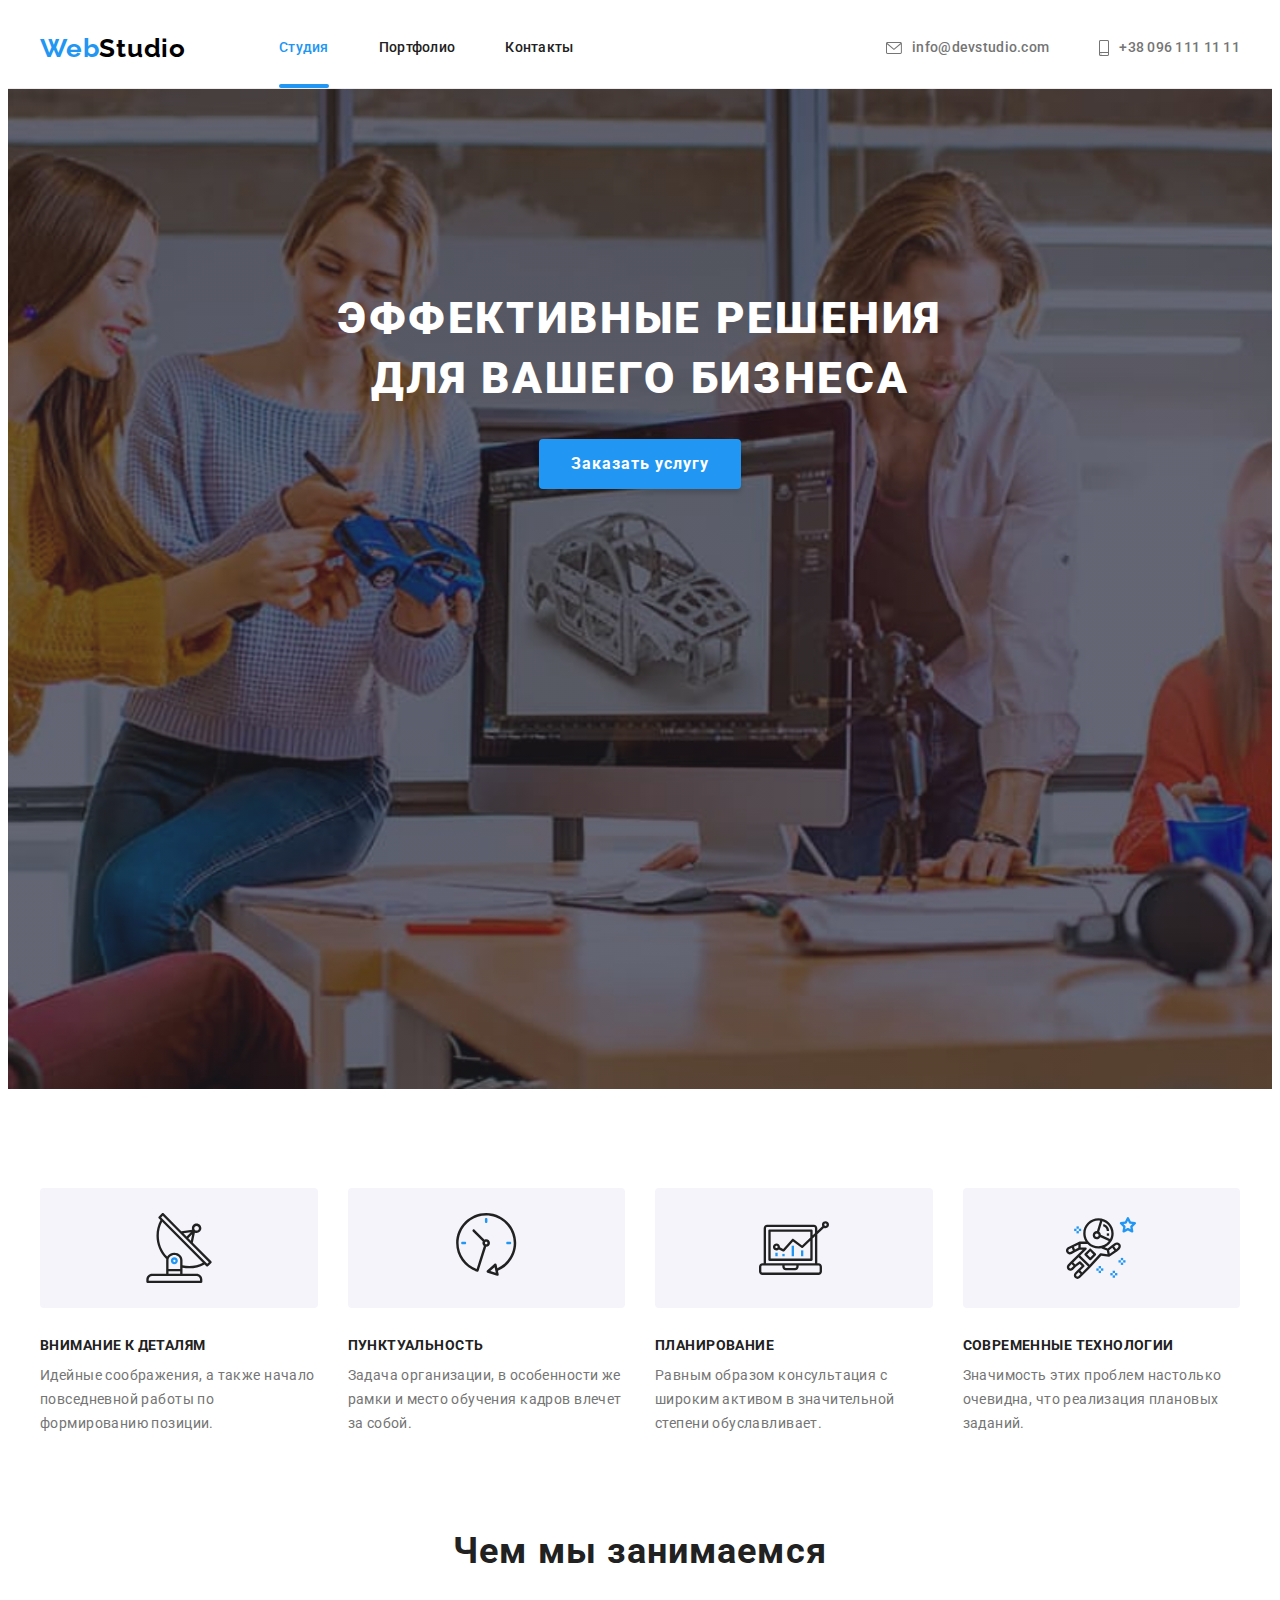
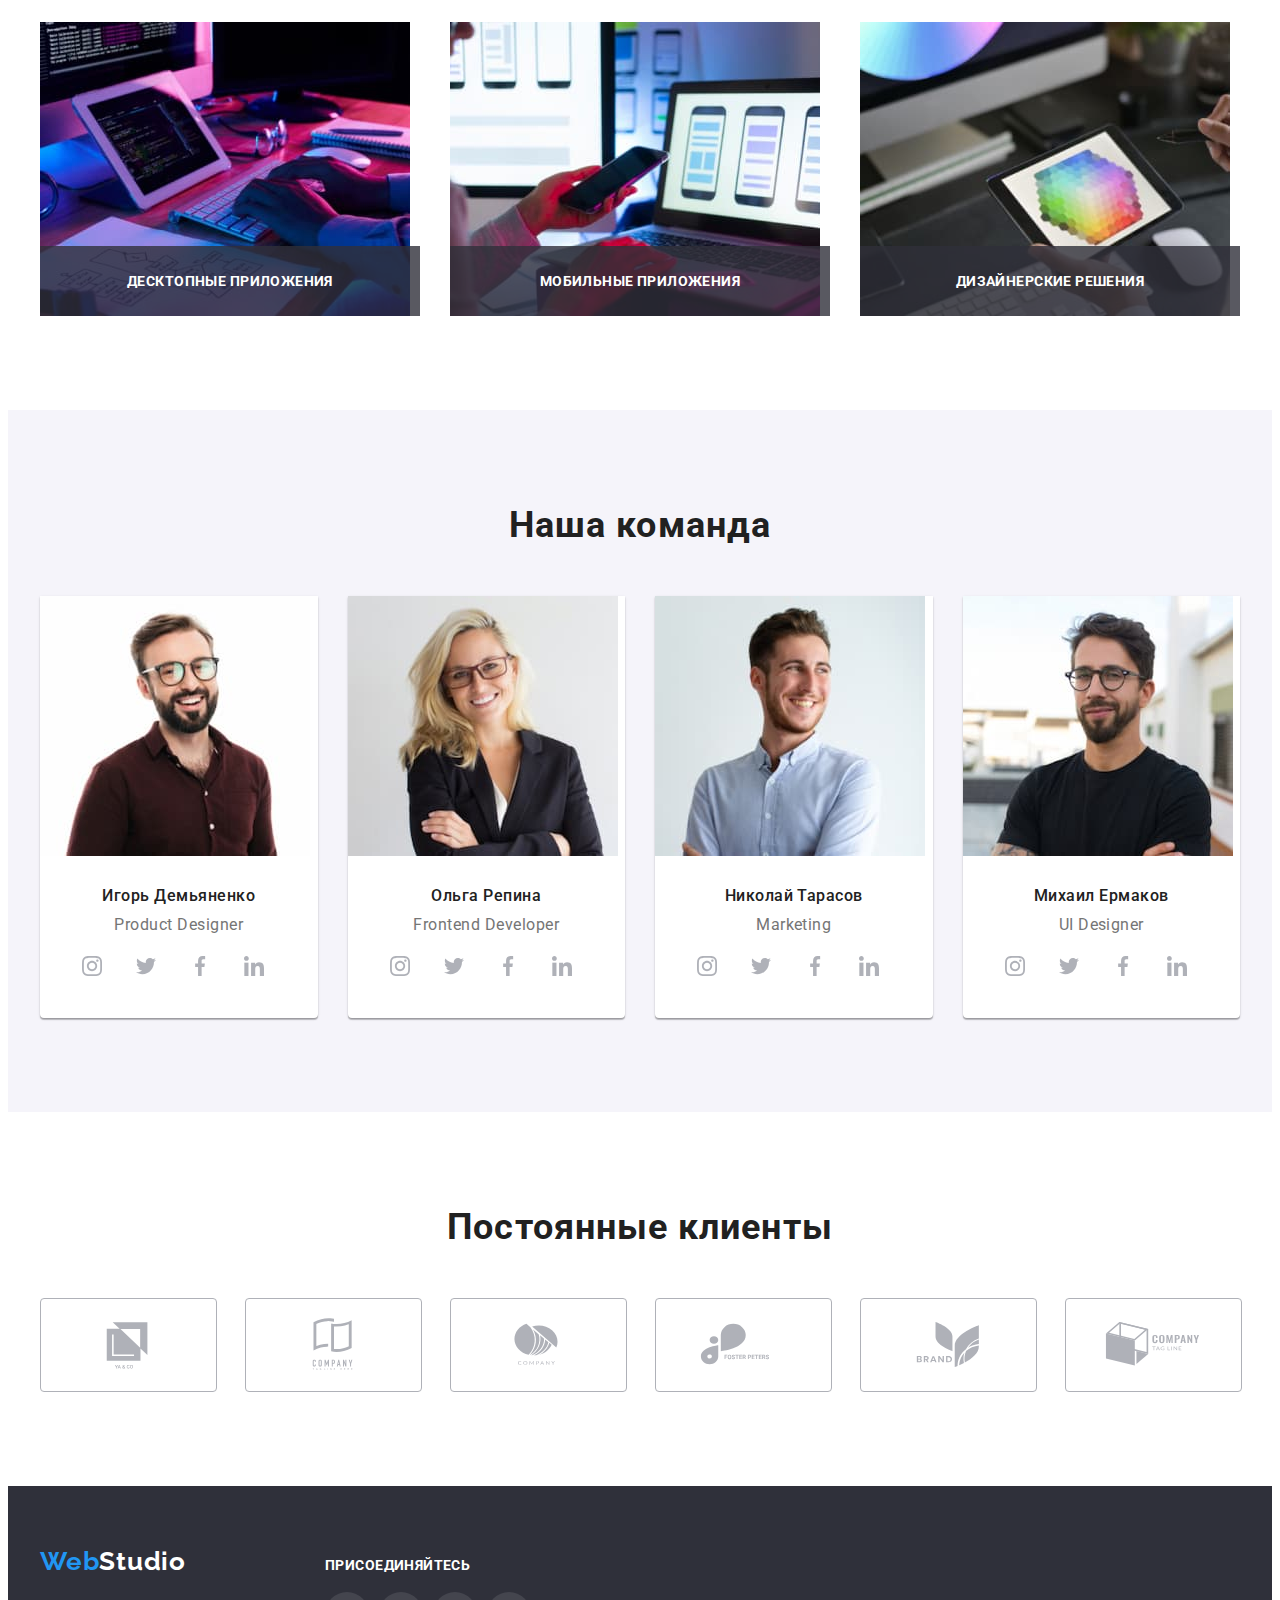
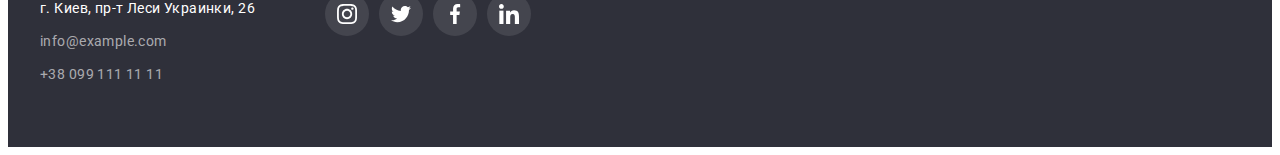
<file: index.html>
<!DOCTYPE html>
<html lang="ru">
  <head>
    <meta charset="UTF-8" />
    <meta http-equiv="X-UA-Compatible" content="IE=edge" />
    <meta name="viewport" content="width=device-width, initial-scale=1.0" />
    <title>Document</title>
    <link rel="preconnect" href="https://fonts.gstatic.com" />
    <link
      href="https://fonts.googleapis.com/css2?family=Raleway:wght@700&family=Roboto:wght@400;500;700;900&display=swap"
      rel="stylesheet"
    />
    <link
      rel="stylesheet"
      href="https://cdnjs.cloudflare.com/ajax/libs/modern-normalize/1.0.0/modern-normalize.css"
      integrity="sha512-Zx6MlUMKSVJoQ+83OwhdILe8cSEsCzfqThJd7J/VA2UrK6Ctj85p+xzqfyuNXE5B1k25uUdmJ2OzItbBy9GHAQ=="
      crossorigin="anonymous"
    />
    <link rel="stylesheet" href="./css/style.css" />
  </head>

  <body>
    <!-- HEADER -->
    <header class="header">
      <div class="container header-content">
        <nav class="site-nav list">
          <a class="logo link" href="./index.html" lang="en">
            <span class="logo-part-blue">Web</span>Studio
          </a>
          <ul class="menu list">
            <li class="menu-item">
              <a class="menu-link current link" href="./index.html">Студия</a>
            </li>
            <li class="menu-item">
              <a class="menu-link link" href="./portfolio.html">Портфолио</a>
            </li>
            <li class="menu-item">
              <a class="menu-link link" href="">Контакты</a>
            </li>
          </ul>
        </nav>

        <ul class="mail-and-tel list">
          <li class="mt-item">
            <a
              class="menu-link address-link link"
              href="mailto:info@devstudio.com"
              lang="en"
            >
              <svg class="mail-icon">
                <use href="./images/icons.svg#icon-envelope"></use>
              </svg>
              info@devstudio.com
            </a>
          </li>
          <li class="mt-item">
            <a class="menu-link address-link link" href="tel:+380961111111">
              <svg class="tel-icon">
                <use href="./images/icons.svg#icon-smartphone"></use>
              </svg>
              +38 096 111 11 11
            </a>
          </li>
        </ul>
      </div>
    </header>

    <main>
      <!-- HERO -->
      <section class="hero">
        <div class="container">
          <h1 class="hero-title">Эффективные решения для вашего бизнеса</h1>

          <button class="hero-button" type="button" data-modal-open>
            Заказать услугу
          </button>
        </div>
      </section>

      <!-- SPECIFICS -->
      <section class="specifics">
        <div class="container">
          <h2 class="specifics-title visually-hidden">Особенности</h2>
          <ul class="specifics-list list">
            <li class="specifics-item">
              <div class="specifics-icon-allign">
                <svg class="specifics-icon">
                  <use href="./images/icons.svg#icon-antenna"></use>
                </svg>
              </div>
              <h3 class="specifics-item-title">Внимание к деталям</h3>
              <p class="specifics-item-text">
                Идейные соображения, а также начало повседневной работы по
                формированию позиции.
              </p>
            </li>
            <li class="specifics-item">
              <div class="specifics-icon-allign">
                <svg class="specifics-icon">
                  <use href="./images/icons.svg#icon-clock"></use>
                </svg>
              </div>
              <h3 class="specifics-item-title">Пунктуальность</h3>
              <p class="specifics-item-text">
                Задача организации, в особенности же рамки и место обучения
                кадров влечет за собой.
              </p>
            </li>
            <li class="specifics-item">
              <div class="specifics-icon-allign">
                <svg class="specifics-icon">
                  <use href="./images/icons.svg#icon-diagram"></use>
                </svg>
              </div>
              <h3 class="specifics-item-title">Планирование</h3>
              <p class="specifics-item-text">
                Равным образом консультация с широким активом в значительной
                степени обуславливает.
              </p>
            </li>
            <li class="specifics-item">
              <div class="specifics-icon-allign">
                <svg class="specifics-icon">
                  <use href="./images/icons.svg#icon-astronaut"></use>
                </svg>
              </div>
              <h3 class="specifics-item-title">Современные технологии</h3>
              <p class="specifics-item-text">
                Значимость этих проблем настолько очевидна, что реализация
                плановых заданий.
              </p>
            </li>
          </ul>
        </div>
      </section>

      <!-- WORK -->
      <section class="work">
        <div class="container">
          <h2 class="work-title">Чем мы занимаемся</h2>

          <ul class="work-list list">
            <li class="work-list-item">
              <img
                class="work-list-item-img"
                src="./images/studio/box01.jpg"
                alt="На комрьютере пишут код и смотрят его на планшете"
                width="370"
                height="294"
              />
              <p class="work-list-item-title">Десктопные приложения</p>
            </li>
            <li class="work-list-item">
              <img
                class="work-list-item-img"
                src="./images/studio/box02.jpg"
                alt="На ноутбуке смотрят макеты сайтов для мобильных"
                width="370"
                height="294"
              />
              <p class="work-list-item-title">Мобильные приложения</p>
            </li>
            <li class="work-list-item">
              <img
                class="work-list-item-img"
                src="./images/studio/box03.jpg"
                alt="На планшете смотрят гамму цветов"
                width="370"
                height="294"
              />
              <p class="work-list-item-title">Дизайнерские решения</p>
            </li>
          </ul>
        </div>
      </section>

      <!-- TEAM -->
      <section class="section team">
        <div class="container">
          <h2 class="team-title">Наша команда</h2>
          <ul class="team-list list">
            <li class="team-item">
              <img
                class="team-item-img"
                src="./images/studio/comm1.jpg"
                alt="фото Игоря Демьяненко"
                width="270"
                height="260"
              />
              <div class="team-item-text">
                <h3 class="team-item-name">Игорь Демьяненко</h3>
                <p class="team-item-profession" lang="en">Product Designer</p>
                <ul class="team-contact-list list">
                  <li class="team-contact-list-item">
                    <a class="team-contact-list-item-link" href="">
                      <svg class="social-icon">
                        <use href="./images/icons.svg#icon-instagram"></use>
                      </svg>
                    </a>
                  </li>
                  <li class="team-contact-list-item">
                    <a class="team-contact-list-item-link" href="">
                      <svg class="social-icon">
                        <use href="./images/icons.svg#icon-twitter"></use>
                      </svg>
                    </a>
                  </li>
                  <li class="team-contact-list-item">
                    <a class="team-contact-list-item-link" href="">
                      <svg class="social-icon">
                        <use href="./images/icons.svg#icon-facebook"></use>
                      </svg>
                    </a>
                  </li>
                  <li class="team-contact-list-item">
                    <a class="team-contact-list-item-link" href="">
                      <svg class="social-icon">
                        <use href="./images/icons.svg#icon-linkedin"></use>
                      </svg>
                    </a>
                  </li>
                </ul>
              </div>
            </li>
            <li class="team-item">
              <img
                class="team-item-img"
                src="./images/studio/comm2.jpg"
                alt="фото Ольги Репиной"
                width="270"
                height="260"
              />
              <div class="team-item-text">
                <h3 class="team-item-name">Ольга Репина</h3>
                <p class="team-item-profession" lang="en">Frontend Developer</p>
                <ul class="team-contact-list list">
                  <li class="team-contact-list-item">
                    <a class="team-contact-list-item-link" href="">
                      <svg class="social-icon">
                        <use href="./images/icons.svg#icon-instagram"></use>
                      </svg>
                    </a>
                  </li>
                  <li class="team-contact-list-item">
                    <a class="team-contact-list-item-link" href="">
                      <svg class="social-icon">
                        <use href="./images/icons.svg#icon-twitter"></use>
                      </svg>
                    </a>
                  </li>
                  <li class="team-contact-list-item">
                    <a class="team-contact-list-item-link" href="">
                      <svg class="social-icon">
                        <use href="./images/icons.svg#icon-facebook"></use>
                      </svg>
                    </a>
                  </li>
                  <li class="team-contact-list-item">
                    <a class="team-contact-list-item-link" href="">
                      <svg class="social-icon">
                        <use href="./images/icons.svg#icon-linkedin"></use>
                      </svg>
                    </a>
                  </li>
                </ul>
              </div>
            </li>
            <li class="team-item">
              <img
                class="team-item-img"
                src="./images/studio/comm3.jpg"
                alt="фото Николая Тарасова"
                width="270"
                height="260"
              />
              <div class="team-item-text">
                <h3 class="team-item-name">Николай Тарасов</h3>
                <p class="team-item-profession" lang="en">Marketing</p>
                <ul class="team-contact-list list">
                  <li class="team-contact-list-item">
                    <a class="team-contact-list-item-link" href="">
                      <svg class="social-icon">
                        <use href="./images/icons.svg#icon-instagram"></use>
                      </svg>
                    </a>
                  </li>
                  <li class="team-contact-list-item">
                    <a class="team-contact-list-item-link" href="">
                      <svg class="social-icon">
                        <use href="./images/icons.svg#icon-twitter"></use>
                      </svg>
                    </a>
                  </li>
                  <li class="team-contact-list-item">
                    <a class="team-contact-list-item-link" href="">
                      <svg class="social-icon">
                        <use href="./images/icons.svg#icon-facebook"></use>
                      </svg>
                    </a>
                  </li>
                  <li class="team-contact-list-item">
                    <a class="team-contact-list-item-link" href="">
                      <svg class="social-icon">
                        <use href="./images/icons.svg#icon-linkedin"></use>
                      </svg>
                    </a>
                  </li>
                </ul>
              </div>
            </li>
            <li class="team-item">
              <img
                class="team-item-img"
                src="./images/studio/comm4.jpg"
                alt="фото Михаила Ермакова"
                width="270"
                height="260"
              />
              <div class="team-item-text">
                <h3 class="team-item-name">Михаил Ермаков</h3>
                <p class="team-item-profession" lang="en">UI Designer</p>
                <ul class="team-contact-list list">
                  <li class="team-contact-list-item">
                    <a class="team-contact-list-item-link" href="">
                      <svg class="social-icon">
                        <use href="./images/icons.svg#icon-instagram"></use>
                      </svg>
                    </a>
                  </li>
                  <li class="team-contact-list-item">
                    <a class="team-contact-list-item-link" href="">
                      <svg class="social-icon">
                        <use href="./images/icons.svg#icon-twitter"></use>
                      </svg>
                    </a>
                  </li>
                  <li class="team-contact-list-item">
                    <a class="team-contact-list-item-link" href="">
                      <svg class="social-icon">
                        <use href="./images/icons.svg#icon-facebook"></use>
                      </svg>
                    </a>
                  </li>
                  <li class="team-contact-list-item">
                    <a class="team-contact-list-item-link" href="">
                      <svg class="social-icon">
                        <use href="./images/icons.svg#icon-linkedin"></use>
                      </svg>
                    </a>
                  </li>
                </ul>
              </div>
            </li>
          </ul>
        </div>
      </section>

      <!-- CLIENTS -->
      <section class="section clients">
        <div class="container">
          <h2 class="clients-title">Постоянные клиенты</h2>
          <ul class="clients-list list">
            <li class="clients-item">
              <a class="clients-item-link link" href="">
                <svg class="icon">
                  <use href="./images/icons.svg#icon-client-logo-01"></use>
                </svg>
              </a>
            </li>
            <li class="clients-item">
              <a class="clients-item-link" href="">
                <svg class="icon">
                  <use href="./images/icons.svg#icon-client-logo-02"></use>
                </svg>
              </a>
            </li>
            <li class="clients-item">
              <a class="clients-item-link" href="">
                <svg class="icon">
                  <use href="./images/icons.svg#icon-client-logo-03"></use>
                </svg>
              </a>
            </li>
            <li class="clients-item">
              <a class="clients-item-link" href="">
                <svg class="icon">
                  <use href="./images/icons.svg#icon-client-logo-04"></use>
                </svg>
              </a>
            </li>
            <li class="clients-item">
              <a class="clients-item-link" href="">
                <svg class="icon">
                  <use href="./images/icons.svg#icon-client-logo-05"></use>
                </svg>
              </a>
            </li>
            <li class="clients-item">
              <a class="clients-item-link" href="">
                <svg class="icon">
                  <use href="./images/icons.svg#icon-client-logo-06"></use>
                </svg>
              </a>
            </li>
          </ul>
        </div>
      </section>
    </main>

    <!-- FOOTER -->
    <footer class="footer">
      <div class="container footer-list">
        <div>
          <a href="./index.html" class="logo-white link" lang="en">
            <span class="logo-part-blue">Web</span>Studio
          </a>
          <address class="address-house">
            <ul class="address-list list">
              <li class="address-list-item">
                <a
                  class="address-list-link link"
                  href="https://www.google.com/maps/d/viewer?mid=10uSM3H-mIU3GznYo2szRIEphczw&usp=sharing"
                  target="_blank"
                  rel="noreferrer noopener"
                >
                  г. Киев, пр-т Леси Украинки, 26
                </a>
              </li>
              <li class="address-list-item">
                <a
                  class="address-list-link e-mail link"
                  href="mailto:info@example.com"
                  lang="en"
                >
                  info@example.com
                </a>
              </li>
              <li class="address-list-item">
                <a
                  class="address-list-link phone link"
                  href="tel:+380991111111"
                >
                  +38 099 111 11 11
                </a>
              </li>
            </ul>
          </address>
        </div>
        <div class="footer-social-list">
          <h2 class="footer-social-title">присоединяйтесь</h2>
          <ul class="footer-contact-list list">
            <li class="footer-contact-list-item">
              <a class="footer-contact-list-item-link" href="">
                <svg class="social-icon">
                  <use href="./images/icons.svg#icon-instagram"></use>
                </svg>
              </a>
            </li>
            <li class="footer-contact-list-item">
              <a class="footer-contact-list-item-link" href="">
                <svg class="social-icon">
                  <use href="./images/icons.svg#icon-twitter"></use>
                </svg>
              </a>
            </li>
            <li class="footer-contact-list-item">
              <a class="footer-contact-list-item-link" href="">
                <svg class="social-icon">
                  <use href="./images/icons.svg#icon-facebook"></use>
                </svg>
              </a>
            </li>
            <li class="footer-contact-list-item">
              <a class="footer-contact-list-item-link" href="">
                <svg class="social-icon">
                  <use href="./images/icons.svg#icon-linkedin"></use>
                </svg>
              </a>
            </li>
          </ul>
        </div>
      </div>
    </footer>

    <div class="backdrop is-hidden" data-modal>
      <div class="modal">
        <button class="button-close" type="button" data-modal-close>
          <svg class="close-icon">
            <use href="./images/icons.svg#icon-close-button"></use>
          </svg>
        </button>
      </div>
    </div>
    <script src="./js/modal.js"></script>
  </body>
</html>
</file>
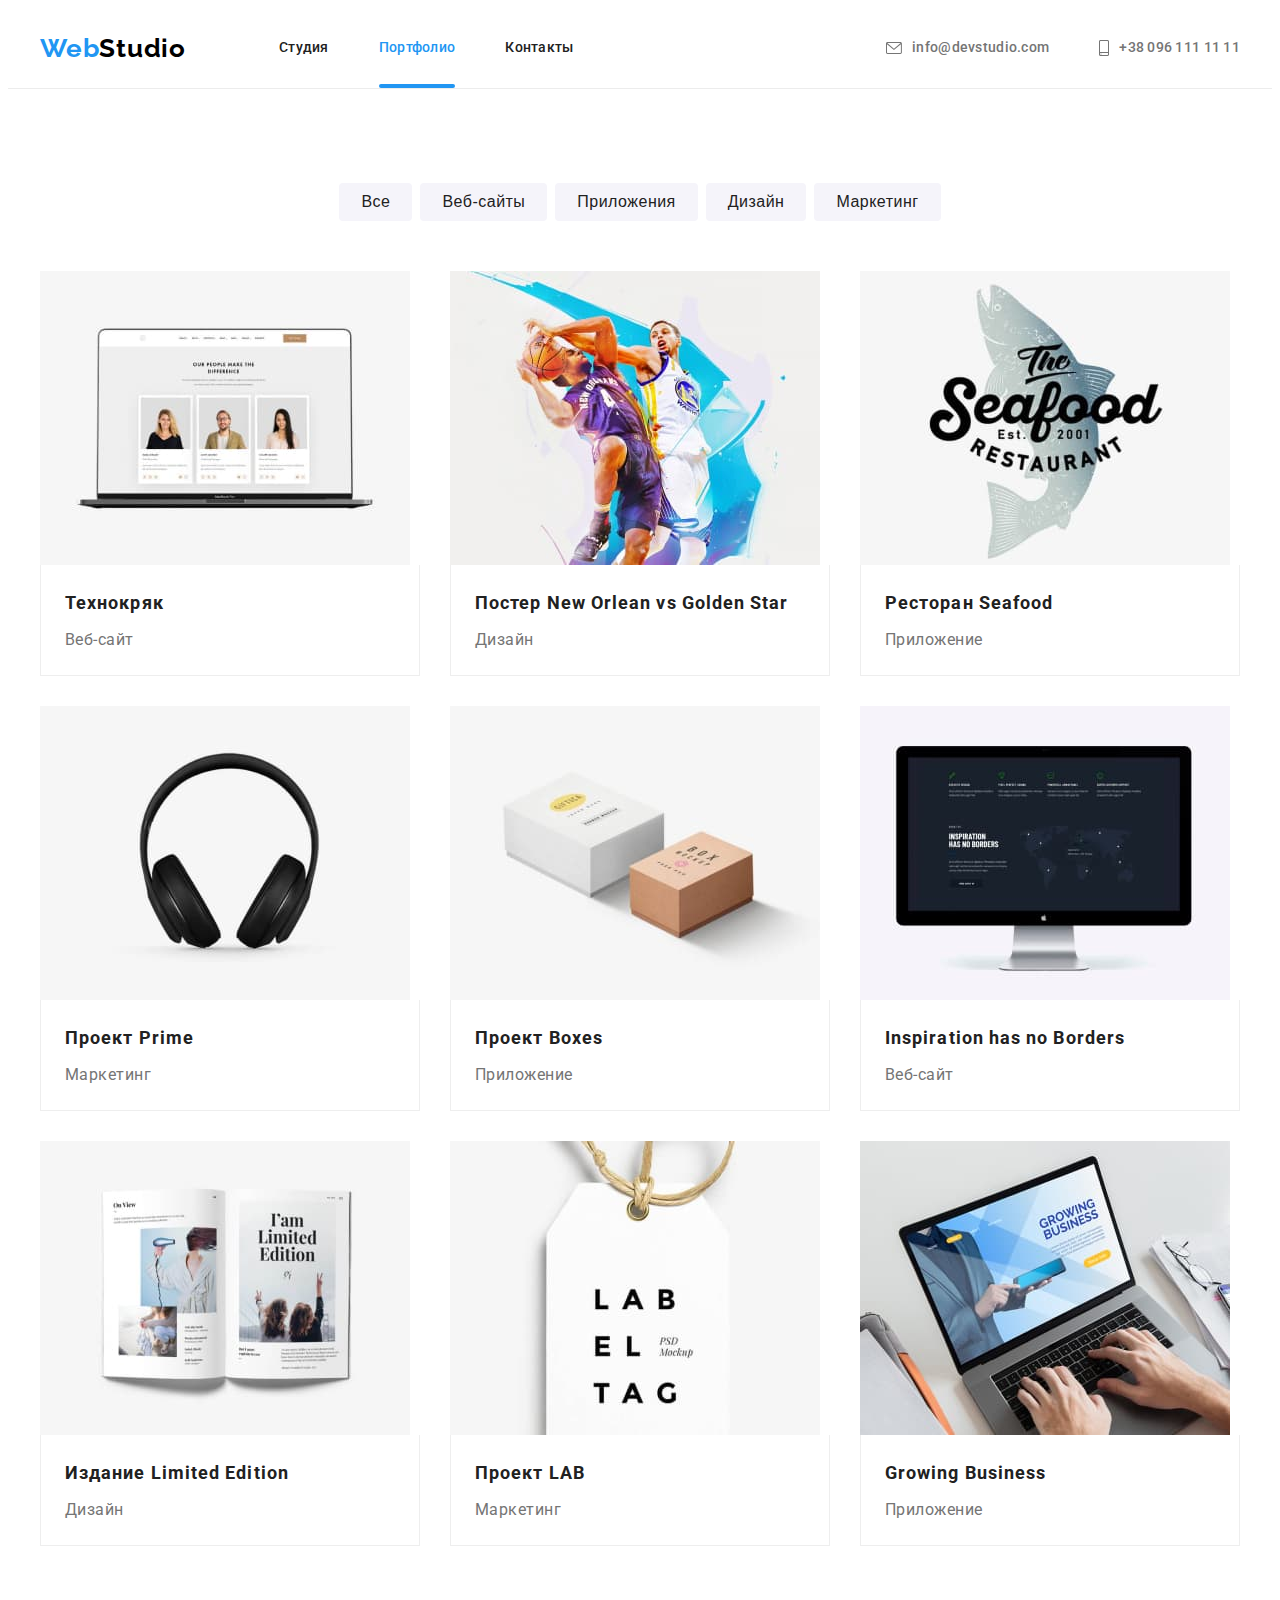
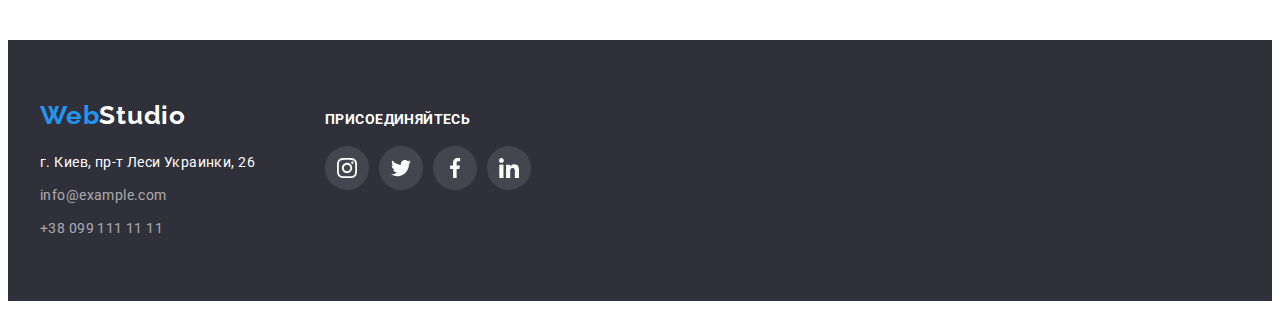
<file: portfolio.html>
<!DOCTYPE html>
<html lang="ru">
  <head>
    <meta charset="UTF-8" />
    <meta http-equiv="X-UA-Compatible" content="IE=edge" />
    <meta name="viewport" content="width=device-width, initial-scale=1.0" />
    <title>Document</title>
    <link rel="preconnect" href="https://fonts.gstatic.com" />
    <link
      href="https://fonts.googleapis.com/css2?family=Raleway:wght@700&family=Roboto:wght@400;500;700;900&display=swap"
      rel="stylesheet"
    />
    <link
      rel="stylesheet"
      href="https://cdnjs.cloudflare.com/ajax/libs/modern-normalize/1.0.0/modern-normalize.css"
      integrity="sha512-Zx6MlUMKSVJoQ+83OwhdILe8cSEsCzfqThJd7J/VA2UrK6Ctj85p+xzqfyuNXE5B1k25uUdmJ2OzItbBy9GHAQ=="
      crossorigin="anonymous"
    />
    <link rel="stylesheet" href="./css/style.css" />
  </head>
  <body>
    <!-- HEADER -->
    <header class="header">
      <div class="container header-content">
        <nav class="site-nav list">
          <a class="logo link" href="./index.html" lang="en">
            <span class="logo-part-blue">Web</span>Studio
          </a>
          <ul class="menu list">
            <li class="menu-item">
              <a class="menu-link link" href="./index.html">Студия</a>
            </li>
            <li class="menu-item">
              <a class="menu-link current link" href="./portfolio.html"
                >Портфолио</a
              >
            </li>
            <li class="menu-item">
              <a class="menu-link link" href="">Контакты</a>
            </li>
          </ul>
        </nav>

        <ul class="mail-and-tel list">
          <li class="mt-item">
            <a
              class="menu-link address-link link"
              href="mailto:info@devstudio.com"
              lang="en"
            >
              <svg class="mail-icon">
                <use href="./images/icons.svg#icon-envelope"></use>
              </svg>
              info@devstudio.com
            </a>
          </li>
          <li class="mt-item">
            <a class="menu-link address-link link" href="tel:+380961111111">
              <svg class="tel-icon">
                <use href="./images/icons.svg#icon-smartphone"></use>
              </svg>
              +38 096 111 11 11
            </a>
          </li>
        </ul>
      </div>
    </header>

    <main>
      <!-- FILTERS AND CARDS -->
      <section class="section filters-and-cards">
        <div class="container">
          <h1 class="filters-and-cards-title visually-hidden">
            Фильтра и Карточки
          </h1>
          <ul class="filters-list">
            <li class="filters-list-item list">
              <button class="filters-list-item-button" type="button">
                Все
              </button>
            </li>
            <li class="filters-list-item list">
              <button class="filters-list-item-button" type="button">
                Веб-сайты
              </button>
            </li>
            <li class="filters-list-item list">
              <button class="filters-list-item-button" type="button">
                Приложения
              </button>
            </li>
            <li class="filters-list-item list">
              <button class="filters-list-item-button" type="button">
                Дизайн
              </button>
            </li>
            <li class="filters-list-item list">
              <button class="filters-list-item-button" type="button">
                Маркетинг
              </button>
            </li>
          </ul>

          <ul class="cards-list list">
            <li class="cards-list-item">
              <a class="cards-list-item-link link" href="">
                <div class="cards-list-item-block">
                  <img
                    class="ccards-list-item-block"
                    src="./images/portfolio/project1.jpg"
                    alt="На ноутбуке сайт с карточками"
                    width="370"
                    height="294"
                  />
                  <div class="overlay">
                    <p>
                      Технокряк это современная площадка распространения
                      коронавируса. Компании используют эту платформу для
                      цифрового шпионажа и атак на защищённые сервера
                      конкурентов.
                    </p>
                  </div>
                </div>
                <div class="cards-list-item-text">
                  <h3 class="cards-list-item-title">Технокряк</h3>
                  <p class="cards-list-item-type">Веб-сайт</p>
                </div>
              </a>
            </li>
            <li class="cards-list-item">
              <a class="cards-list-item-link link" href="">
                <div class="cards-list-item-block">
                  <img
                    class="cards-list-item-img"
                    src="./images/portfolio/project2.jpg"
                    alt="Два спортсмена баскетболиста"
                    width="370"
                    height="294"
                  />
                  <div class="overlay">
                    <p>
                      Технокряк это современная площадка распространения
                      коронавируса. Компании используют эту платформу для
                      цифрового шпионажа и атак на защищённые сервера
                      конкурентов.
                    </p>
                  </div>
                </div>
                <div class="cards-list-item-text">
                  <h3 class="cards-list-item-title">
                    Постер New Orlean vs Golden Star
                  </h3>
                  <p class="cards-list-item-type">Дизайн</p>
                </div>
              </a>
            </li>
            <li class="cards-list-item">
              <a class="cards-list-item-link link" href="">
                <div class="cards-list-item-block">
                  <img
                    class="cards-list-item-img"
                    src="./images/portfolio/project3.jpg"
                    alt="Логотип ресторана Seafood"
                    width="370"
                    height="294"
                  />
                  <div class="overlay">
                    <p>
                      Технокряк это современная площадка распространения
                      коронавируса. Компании используют эту платформу для
                      цифрового шпионажа и атак на защищённые сервера
                      конкурентов.
                    </p>
                  </div>
                </div>
                <div class="cards-list-item-text">
                  <h3 class="cards-list-item-title">Ресторан Seafood</h3>
                  <p class="cards-list-item-type">Приложение</p>
                </div>
              </a>
            </li>
            <li class="cards-list-item">
              <a class="cards-list-item-link link" href="">
                <div class="cards-list-item-block">
                  <img
                    class="cards-list-item-img"
                    src="./images/portfolio/project4.jpg"
                    alt="Наушники"
                    width="370"
                    height="294"
                  />
                  <div class="overlay">
                    <p>
                      Технокряк это современная площадка распространения
                      коронавируса. Компании используют эту платформу для
                      цифрового шпионажа и атак на защищённые сервера
                      конкурентов.
                    </p>
                  </div>
                </div>
                <div class="cards-list-item-text">
                  <h3 class="cards-list-item-title">Проект Prime</h3>
                  <p class="cards-list-item-type">Маркетинг</p>
                </div>
              </a>
            </li>
            <li class="cards-list-item">
              <a class="cards-list-item-link link" href="">
                <div class="cards-list-item-block">
                  <img
                    class="cards-list-item-img"
                    src="./images/portfolio/project5.jpg"
                    alt="Две коробки"
                    width="370"
                    height="294"
                  />
                  <div class="overlay">
                    <p>
                      Технокряк это современная площадка распространения
                      коронавируса. Компании используют эту платформу для
                      цифрового шпионажа и атак на защищённые сервера
                      конкурентов.
                    </p>
                  </div>
                </div>
                <div class="cards-list-item-text">
                  <h3 class="cards-list-item-title">Проект Boxes</h3>
                  <p class="cards-list-item-type">Приложение</p>
                </div>
              </a>
            </li>
            <li class="cards-list-item">
              <a class="cards-list-item-link link" href="">
                <div class="cards-list-item-block">
                  <img
                    class="cards-list-item-img"
                    src="./images/portfolio/project6.jpg"
                    alt="Ноутбук с сайтом на мониторе"
                    width="370"
                    height="294"
                  />
                  <div class="overlay">
                    <p>
                      Технокряк это современная площадка распространения
                      коронавируса. Компании используют эту платформу для
                      цифрового шпионажа и атак на защищённые сервера
                      конкурентов.
                    </p>
                  </div>
                </div>
                <div class="cards-list-item-text">
                  <h3 class="cards-list-item-title" lang="en">
                    Inspiration has no Borders
                  </h3>
                  <p class="cards-list-item-type">Веб-сайт</p>
                </div>
              </a>
            </li>
            <li class="cards-list-item">
              <a class="cards-list-item-link link" href="">
                <div class="cards-list-item-block">
                  <img
                    class="cards-list-item-img"
                    src="./images/portfolio/project7.jpg"
                    alt="Развернутая книга с иллюстрациями"
                    width="370"
                    height="294"
                  />
                  <div class="overlay">
                    <p>
                      Технокряк это современная площадка распространения
                      коронавируса. Компании используют эту платформу для
                      цифрового шпионажа и атак на защищённые сервера
                      конкурентов.
                    </p>
                  </div>
                </div>
                <div class="cards-list-item-text">
                  <h3 class="cards-list-item-title">Издание Limited Edition</h3>
                  <p class="cards-list-item-type">Дизайн</p>
                </div>
              </a>
            </li>
            <li class="cards-list-item">
              <a class="cards-list-item-link link" href="">
                <div class="cards-list-item-block">
                  <img
                    class="cards-list-item-img"
                    src="./images/portfolio/project8.jpg"
                    alt="Бирка с надписью LAB EL TAG"
                    width="370"
                    height="294"
                  />
                  <div class="overlay">
                    <p>
                      Технокряк это современная площадка распространения
                      коронавируса. Компании используют эту платформу для
                      цифрового шпионажа и атак на защищённые сервера
                      конкурентов.
                    </p>
                  </div>
                </div>
                <div class="cards-list-item-text">
                  <h3 class="cards-list-item-title">Проект LAB</h3>
                  <p class="cards-list-item-type">Маркетинг</p>
                </div>
              </a>
            </li>
            <li class="cards-list-item">
              <a class="cards-list-item-link link" href="">
                <div class="cards-list-item-block">
                  <img
                    class="cards-list-item-img"
                    src="./images/portfolio/project9.jpg"
                    alt="Ноутбук с сайтом Growing Business на мониторе "
                    width="370"
                    height="294"
                  />
                  <div class="overlay">
                    <p>
                      Технокряк это современная площадка распространения
                      коронавируса. Компании используют эту платформу для
                      цифрового шпионажа и атак на защищённые сервера
                      конкурентов.
                    </p>
                  </div>
                </div>
                <div class="cards-list-item-text">
                  <h3 class="cards-list-item-title" lang="en">
                    Growing Business
                  </h3>
                  <p class="cards-list-item-type">Приложение</p>
                </div>
              </a>
            </li>
          </ul>
        </div>
      </section>
    </main>

    <!-- FOOTER -->
    <footer class="footer">
      <div class="container footer-list">
        <div>
          <a href="./index.html" class="logo-white link" lang="en">
            <span class="logo-part-blue">Web</span>Studio
          </a>
          <address class="address-house">
            <ul class="address-list list">
              <li class="address-list-item">
                <a
                  class="address-list-link link"
                  href="https://www.google.com/maps/d/viewer?mid=10uSM3H-mIU3GznYo2szRIEphczw&usp=sharing"
                  target="_blank"
                  rel="noreferrer noopener"
                >
                  г. Киев, пр-т Леси Украинки, 26
                </a>
              </li>
              <li class="address-list-item">
                <a
                  class="address-list-link e-mail link"
                  href="mailto:info@example.com"
                  lang="en"
                >
                  info@example.com
                </a>
              </li>
              <li class="address-list-item">
                <a
                  class="address-list-link phone link"
                  href="tel:+380991111111"
                >
                  +38 099 111 11 11
                </a>
              </li>
            </ul>
          </address>
        </div>
        <div class="footer-social-list">
          <h2 class="footer-social-title">присоединяйтесь</h2>
          <ul class="footer-contact-list list">
            <li class="footer-contact-list-item">
              <a class="footer-contact-list-item-link" href="">
                <svg class="social-icon">
                  <use href="./images/icons.svg#icon-instagram"></use>
                </svg>
              </a>
            </li>
            <li class="footer-contact-list-item">
              <a class="footer-contact-list-item-link" href="">
                <svg class="social-icon">
                  <use href="./images/icons.svg#icon-twitter"></use>
                </svg>
              </a>
            </li>
            <li class="footer-contact-list-item">
              <a class="footer-contact-list-item-link" href="">
                <svg class="social-icon">
                  <use href="./images/icons.svg#icon-facebook"></use>
                </svg>
              </a>
            </li>
            <li class="footer-contact-list-item">
              <a class="footer-contact-list-item-link" href="">
                <svg class="social-icon">
                  <use href="./images/icons.svg#icon-linkedin"></use>
                </svg>
              </a>
            </li>
          </ul>
        </div>
      </div>
    </footer>
  </body>
</html>
</file>
<file: css/style.css>
:root {
  --main-text-color: #757575;
  --secondary-text-color: #212121;
  --accent-color: #2196f3;
  --main-footer-text-color: #ffffff;
  --portfolio-filters-background: #f5f4fa;
  --main-portfolio-background: #ffffff;
  --main-studio-background: #e5e5e5;
  --cards-list-count: 3;
  --margin-30: 30px;
  --color-white: #ffffff;
  --color-blue: #188ce8;
  --color-social-link: #afb1b8;

  --anim-timing-function: cubic-bezier(0.4, 0, 0.2, 1);
  --anim-duration: 250ms;
}

h1,
h2,
h3,
h4,
h5,
h6,
p {
  margin-top: 0;
  margin-bottom: 0;
}

ul,
ol {
  margin-top: 0;
  margin-bottom: 0;
  padding-left: 0;
}

.visually-hidden {
  position: absolute;
  width: 1px;
  height: 1px;
  margin: -1px;
  border: 0;
  padding: 0;

  white-space: nowrap;
  clip-path: inset(100%);
  clip: rect(0 0 0 0);
  overflow: hidden;
}

.list {
  list-style: none;
}

img {
  display: block;
}

body {
  font-family: Roboto, sans-serif;
  color: var(--main-text-color);
}

.link {
  text-decoration: none;
}

.logo-part-blue {
  color: var(--accent-color);
}

.container {
  width: 1200px;
  padding-right: 15px;
  padding-left: 15px;
  margin-left: auto;
  margin-right: auto;
}

.section {
  padding-top: 94px;
  padding-bottom: 94px;
}

.social-icon {
  width: 20px;
  height: 20px;
  fill: currentColor;
}
/* ################### HEADER ################### */

.header {
  background: var(--color-white);
  border-bottom: 1px solid #ececec;
}

.header-content {
  display: flex;
  align-items: center;
  justify-content: space-between;
}

.site-nav {
  display: flex;
  align-items: center;
}

.logo {
  font-family: Raleway, sans-serif;
  font-weight: 700;
  font-size: 26px;
  line-height: 1.19;
  letter-spacing: 0.03em;
  color: #000000;
}

.menu {
  display: flex;
  justify-content: space-between;
  padding: 0;
  margin-left: 93px;
}

.site-nav .menu-link {
  color: var(--secondary-text-color);
}

.menu-link {
  position: relative;
  display: block;
  font-size: 14px;
  font-weight: 500;
  line-height: 1.14;
  letter-spacing: 0.02em;
  padding: 32px 0;
  transition: color var(--anim-duration) var(--anim-timing-function);
}

.current::after {
  content: "";
  position: absolute;
  left: 0;
  bottom: 0;
  display: block;
  width: 100%;
  height: 4px;
  background-color: var(--accent-color);
  border-radius: 2px;
}

.address-link {
  display: inline-flex;
  color: var(--main-text-color);
  align-items: center;
}

.site-nav .current,
.menu-link:hover,
.menu-link:focus {
  color: var(--accent-color);
}

.menu .menu-item + .menu-item {
  margin-left: 50px;
}

.mail-and-tel {
  display: flex;
  padding: 0;
}

.mail-and-tel .mt-item + .mt-item {
  margin-left: 50px;
}

.mail-icon {
  fill: currentColor;
  width: 16px;
  height: 12px;
  margin-right: 10px;
}

.tel-icon {
  fill: currentColor;
  width: 10px;
  height: 16px;
  margin-right: 10px;
}

/* ################### END HEADER ################### */

/* ################### FOOTER ################### */
.footer {
  background-color: #2f303a;
  padding-top: 60px;
  padding-bottom: 60px;
}

.logo-white {
  display: block;
  font-family: Raleway, sans-serif;
  font-weight: 700;
  font-size: 26px;
  line-height: 1.19;
  letter-spacing: 0.03em;
  color: var(--main-footer-text-color);

  margin-bottom: 20px;
}

.address-house {
  font-style: normal;
  font-size: 14px;
  line-height: 1.71;
  letter-spacing: 0.03em;
}

.address-list {
  padding: 0;
  margin: 0;
}

.address-list-item:not(:last-child) {
  margin-bottom: 9px;
}

.address-list-link {
  color: var(--main-footer-text-color);
}

.phone,
.e-mail {
  color: rgba(255, 255, 255, 0.6);
}

.footer-list {
  display: flex;
  align-items: baseline;
}

.footer-social-list {
  margin: 0 0 19px 70px;
}

.footer-social-title {
  font-weight: 700;
  font-size: 14px;
  line-height: 16px;
  letter-spacing: 0.03em;
  text-transform: uppercase;

  color: var(--color-white);
  margin-bottom: 19px;
}

.footer-contact-list {
  display: flex;
  align-items: baseline;
}

.footer-contact-list-item:not(:last-child) {
  margin-right: 10px;
}

.footer-contact-list-item-link {
  display: flex;
  align-items: center;
  justify-content: center;

  background: rgba(255, 255, 255, 0.1);
  color: var(--color-white);

  width: 44px;
  height: 44px;
  border-radius: 50%;
  transition: background-color var(--anim-duration) var(--anim-timing-function);
}

.footer-contact-list-item-link:focus,
.footer-contact-list-item-link:hover {
  background-color: var(--accent-color);
}
/* ################### END FOOTER ################### */

/* ******************* INDEX HTML ******************* */
/* ################### HERO ################### */

.hero {
  background-image: linear-gradient(
      to top,
      rgba(47, 48, 58, 0.4),
      rgba(47, 48, 58, 0.4)
    ),
    url(../images/studio/hero_bg.jpg);
  background-repeat: no-repeat;
  background-position: center;
  background-size: cover;
  color: var(--color-white);
  text-align: center;

  max-width: 1600px;
  height: 600px;

  padding-top: 200px;
  padding-bottom: 200px;
  margin: 0 auto 0 auto;
}

.hero-title {
  font-weight: 900;
  font-size: 44px;
  line-height: 1.36;
  letter-spacing: 0.06em;
  text-transform: uppercase;

  margin: 0 auto var(--margin-30) auto;
  width: 696px;
}

.hero-button {
  text-align: center;
  font-family: Roboto, sans-serif;
  font-weight: 700;
  font-size: 16px;
  line-height: 1.88;
  letter-spacing: 0.06em;

  background-color: var(--accent-color);
  color: var(--color-white);

  border: none;
  box-shadow: 0px 4px 4px rgba(0, 0, 0, 0.15);
  border-radius: 4px;
  padding: 10px 32px;
  transition: background-color var(--anim-duration) var(--anim-timing-function);
}

.hero-button:focus,
.hero-button:hover {
  background-color: var(--color-blue);
  cursor: pointer;
}

.backdrop {
  position: fixed;
  top: 0;
  left: 0;
  opacity: 1;

  background-color: rgba(0, 0, 0, 0.2);

  width: 100%;
  height: 100%;
  transition: opacity var(--anim-duration) var(--anim-timing-function);
}

.backdrop.is-hidden {
  /* visibility: hidden; */
  opacity: 0;
  pointer-events: none;
}

.backdrop.is-hidden .modal {
  transform: translate(-50%, -50%) scale(0.8);
}

.modal {
  position: relative;
  top: 50%;
  left: 50%;

  background: #ffffff;

  padding: 15px;
  width: 50%;
  height: 581px;
  box-shadow: 0px 1px 3px rgba(0, 0, 0, 0.12), 0px 1px 1px rgba(0, 0, 0, 0.14),
    0px 2px 1px rgba(0, 0, 0, 0.2);
  border-radius: 4px;

  transform: translate(-50%, -50%) scale(1);
  transition: opacity var(--anim-duration) var(--anim-timing-function),
    transform var(--anim-duration) var(--anim-timing-function);
}

.button-close {
  position: absolute;
  top: 8px;
  right: 8px;

  display: flex;
  justify-content: center;
  align-items: center;

  background-color: #ffffff;

  width: 30px;
  height: 30px;
  border-radius: 50%;
  border: 1px solid rgba(0, 0, 0, 0.1);
  padding: 0;
  margin: 0;
}

.close-icon {
  fill: currentColor;
  width: 18px;
  height: 18px;
}

.button-close:hover,
.button-close:hover .close-icon {
  color: var(--accent-color);
  background-color: #d5ddff;
}

/* ################### END HERO ################### */

/* ################### SPECIFICS ################### */
.specifics {
  padding-top: 99px;
  padding-bottom: 47px;
}

.specifics-list {
  display: flex;
  padding-left: 0;
  margin-top: 0;
  margin-bottom: 0;
}

.specifics-item {
  font-size: 14px;
  letter-spacing: 0.03em;
  width: calc((100% - 3 * var(--margin-30)) / 4);
}

.specifics-item:not(:last-child) {
  margin-right: var(--margin-30);
}

.specifics-icon-allign {
  display: flex;
  justify-content: center;
  align-items: center;

  background-color: #f5f4fa;

  border-radius: 4px;
  height: 120px;
  margin-bottom: 30px;
}

.specifics-icon {
  fill: currentColor;
  width: 70px;
  height: 70px;
}

.specifics-item-title {
  font-size: 14px;
  font-weight: 700;
  line-height: 1.14;
  text-transform: uppercase;

  color: var(--secondary-text-color);

  margin-bottom: 10px;
}

.specifics-item-text {
  line-height: 1.71;
}
/* ################### END SPECIFICS ################### */

/* ################### WORK ################### */
.work {
  padding-top: 47px;
  padding-bottom: 94px;
}

.work-title {
  font-size: 36px;
  font-weight: 700;
  line-height: 1.17;
  letter-spacing: 0.03em;
  text-align: center;

  color: var(--secondary-text-color);

  width: 100%;
  margin: 0 0 50px 0;
}

.work-list {
  display: flex;
  padding-left: 0;
  margin-top: 0;
  margin-bottom: 0;
}

.work-list-item {
  position: relative;
  width: calc((100% - 2 * var(--margin-30)) / 3);
}

.work-list-item:not(:last-child) {
  margin-right: var(--margin-30);
}

.work-list-item-title {
  background: rgba(47, 48, 58, 0.8);
}

.work-list-item-title {
  position: absolute;
  left: 0;
  bottom: 0;
  display: flex;
  align-items: center;
  justify-content: center;

  font-weight: 700;
  font-size: 14px;
  line-height: 1.15;
  letter-spacing: 0.03em;
  text-transform: uppercase;

  color: #ffffff;
  background: rgba(47, 48, 58, 0.8);

  width: 100%;
  height: 70px;
}
/* ################### END WORK ################### */

/* ################### TEAM ################### */
.team {
  background-color: #f5f4fa;
}

.team-title {
  font-size: 36px;
  font-weight: 700;
  letter-spacing: 0.03em;
  line-height: 1.17;
  text-align: center;

  color: var(--secondary-text-color);

  width: 100%;
  margin: 0 0 50px 0;
}

.team-list {
  display: flex;
  flex-wrap: wrap;

  padding-left: 0;
  margin-right: calc(-1 * var(--margin-30));
  margin-bottom: calc(-1 * var(--margin-30));
}

.team-item {
  font-size: 16px;
  letter-spacing: 0.03em;
  line-height: 1.19;
  text-align: center;

  background-color: var(--color-white);

  width: calc((100% - 4 * var(--margin-30)) / 4);
  box-shadow: 0px 1px 3px rgba(0, 0, 0, 0.12), 0px 1px 1px rgba(0, 0, 0, 0.14),
    0px 2px 1px rgba(0, 0, 0, 0.2);
  border-radius: 0px 0px 4px 4px;

  margin-right: var(--margin-30);
  margin-bottom: var(--margin-30);
}

.team-item-text {
  padding: var(--margin-30);
}

.team-item-name {
  font-size: 16px;
  font-weight: 500;
  color: var(--secondary-text-color);

  margin: 0 0 10px 0;
}

.team-item-profession {
  margin-bottom: 10px;
}

.team-contact-list {
  display: flex;
  align-items: center;
}

.team-contact-list-item:not(:last-child) {
  margin-right: 10px;
}

.team-contact-list-item-link {
  display: flex;
  align-items: center;
  justify-content: center;

  color: var(--color-social-link);

  width: 44px;
  height: 44px;
  border-radius: 50%;
  transition: background-color var(--anim-duration) var(--anim-timing-function),
    color var(--anim-duration) var(--anim-timing-function);
}

.team-contact-list-item-link:focus,
.team-contact-list-item-link:hover {
  color: var(--color-white);
  background-color: var(--accent-color);
}

/* ################### END TEAM ################### */

/* ################### CLIENTS ################### */
.clients-title {
  font-size: 36px;
  font-weight: 700;
  letter-spacing: 0.03em;
  line-height: 1.17;
  text-align: center;

  color: var(--secondary-text-color);

  width: 100%;
  margin: 0 0 50px 0;
}

.clients-list {
  display: flex;

  padding-left: 0;
  margin-top: 0;
  margin-bottom: 0;
  margin-right: calc(-1 * var(--margin-30));
  margin-bottom: calc(-1 * var(--margin-30));
}

.clients-item {
  box-sizing: border-box;

  text-align: center;
  font-size: 16px;
  letter-spacing: 0.03em;
  line-height: 1.19;

  background-color: var(--color-white);
  color: var(--color-social-link);

  width: calc((100% - 6 * var(--margin-30)) / 6);
  border-radius: 4px;
  margin-right: var(--margin-30);
  margin-bottom: var(--margin-30);
}

.icon {
  fill: currentColor;
  width: 106px;
  height: 60px;
}

.clients-item-link {
  display: flex;
  justify-content: center;
  align-items: center;

  color: currentColor;

  border: 1px solid currentColor;
  border-radius: 4px;
  width: 100%;
  height: 92px;
  transition: color var(--anim-duration) var(--anim-timing-function);
}

.clients-item-link:focus,
.clients-item-link:active,
.clients-item:focus,
.clients-item:active,
.clients-item:hover {
  color: var(--color-blue);
}

/* ################### END CLIENTS ################### */
/* **************** END INDEX HTML **************** */

/* **************** PORTFOLIO HTML **************** */
/* ################### FILTERS AND CARDS ################### */

.filters-and-cards-title {
  margin-top: 0;
  margin-bottom: 0;
}

.filters-list {
  display: flex;
  justify-content: center;

  padding-left: 0;
  padding-right: 0;
  margin-top: 0;
  margin-right: -8px;
  margin-bottom: 50px;
}

.filters-list-item {
  margin-right: 8px;
}

.filters-list-item-button {
  display: block;
  flex-wrap: wrap;
  font-size: 16px;
  font-weight: 500;
  letter-spacing: 0.03em;
  line-height: 1.63;
  text-align: center;

  background-color: var(--portfolio-filters-background);
  color: var(--secondary-text-color);

  border: none;
  border-radius: 4px;
  padding: 6px 22px;
  transition: color var(--anim-duration) var(--anim-timing-function),
    background-color var(--anim-duration) var(--anim-timing-function),
    box-shadow var(--anim-duration) var(--anim-timing-function);
}

.filters-list-item-button:focus,
.filters-list-item-button:hover {
  background-color: var(--accent-color);
  color: var(--color-white);
  cursor: pointer;

  box-shadow: 0px 3px 1px rgba(0, 0, 0, 0.1), 0px 1px 2px rgba(0, 0, 0, 0.08),
    0px 2px 2px rgba(0, 0, 0, 0.12);
}

.cards-list {
  display: flex;
  flex-wrap: wrap;

  padding-left: 0;
  padding-right: 0;
  margin-top: 0;
  margin-bottom: 0;
  margin-right: calc(-1 * var(--margin-30));
  margin-bottom: calc(-1 * var(--margin-30));
}

.cards-list-item {
  position: relative;
  box-sizing: border-box;

  background-color: var(--main-portfolio-background);

  width: calc(
    (100% - var(--cards-list-count) * var(--margin-30)) /
      var(--cards-list-count)
  );
  margin-right: var(--margin-30);
  margin-bottom: var(--margin-30);
  transition: box-shadow var(--anim-duration) var(--anim-timing-function);
}

.cards-list-item-link {
  font-size: 18px;
  line-height: 1.56;
  letter-spacing: 0.03em;
}

.cards-list-item-link:hover .overlay {
  transform: translatey(0);
  opacity: 1;
}

.cards-list-item-block {
  position: relative;
  overflow: hidden;
}

.overlay {
  position: absolute;
  top: 0;
  left: 0;
  opacity: 0;
  background-color: rgba(33, 150, 243, 0.9);

  width: 100%;
  height: 294px;
  padding: 60px 20px;

  transform: translatey(100%);
  transition: transform var(--anim-duration) var(--anim-timing-function),
    opacity var(--anim-duration) var(--anim-timing-function);
}

.overlay > p {
  font-size: 18px;
  color: var(--color-white);
  margin: 0;
}

.cards-list-item-link:focus,
.cards-list-item-link:active,
.cards-list-item-link:hover,
.cards-list-item:focus,
.cards-list-item:active,
.cards-list-item:hover {
  box-shadow: 0px 1px 1px rgba(0, 0, 0, 0.1), 0px 4px 4px rgba(0, 0, 0, 0.08),
    1px 4px 6px rgba(0, 0, 0, 0.12);
  border-radius: 4px;
}

.cards-list-item-text {
  padding: 20px 24px;
  border-left: 1px solid #eeeeee;
  border-bottom: 1px solid #eeeeee;
  border-right: 1px solid #eeeeee;
}

.cards-list-item-title {
  font-size: 18px;
  font-style: normal;
  font-weight: 700;
  letter-spacing: 0.06em;
  line-height: 2;

  color: var(--secondary-text-color);

  margin: 0 0 4px 0;
}

.cards-list-item-type {
  font-size: 16px;
  letter-spacing: 0.03em;
  line-height: 1.87;

  color: var(--main-text-color);

  margin: 0;
}
/* ################### END FILTERS AND CARDS ################### */
/* **************** END PORTFOLIO HTML **************** */
</file>
